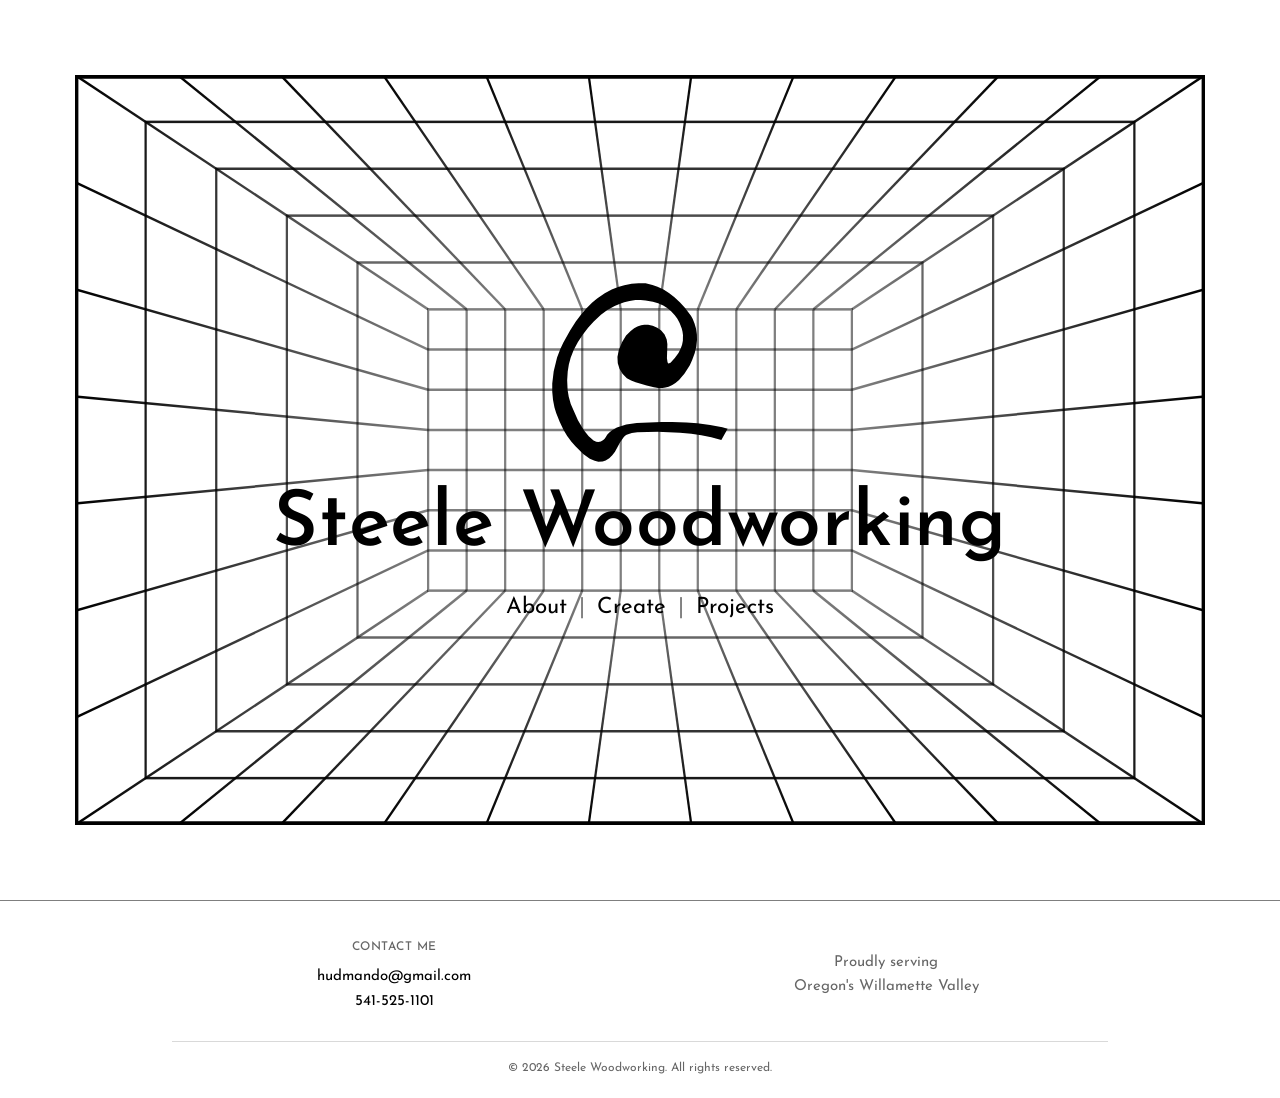
<file: index.html>
<!DOCTYPE html>
<html lang="en">
<head>
<meta charset="UTF-8">
<meta name="viewport" content="width=device-width, initial-scale=1.0">
<title>Steele Woodworking</title>
<link rel="preconnect" href="https://fonts.googleapis.com">
<link rel="preconnect" href="https://fonts.gstatic.com" crossorigin>
<link href="https://fonts.googleapis.com/css2?family=Josefin+Sans:wght@300;400;500;600;700&display=swap" rel="stylesheet">
<link rel="stylesheet" href="css/style.css">
<link rel="stylesheet" href="css/footer.css">
<link rel="stylesheet" href="css/transitions.css">
<script src="js/transitions.js"></script>
</head>
<body data-camera="center">
  <section class="hero">
    <img class="hero__grid" src="images/grid.svg" alt="">

    <img class="hero__logo" src="images/logo.svg" alt="Steele Woodworking logo">
    <h1 class="page__title hero__title">Steele Woodworking</h1>
    <nav class="page__nav" aria-label="Primary">
      <a href="about.html">About</a>
      <span aria-hidden="true">|</span>
      <a href="create.html">Create</a>
      <span aria-hidden="true">|</span>
      <a href="projects.html">Projects</a>
    </nav>
  </section>

  <footer class="page__footer">
    <div class="footer__inner">
      <div class="footer__grid">
        <div class="footer__col">
          <p class="footer__label">Contact Me</p>
          <ul class="footer__list">
            <li><a href="mailto:hudmando@gmail.com">hudmando@gmail.com</a></li>
            <li><a href="tel:5415251101">541-525-1101</a></li>
          </ul>
        </div>
        <div class="footer__col footer__col--tagline">
          <p class="footer__tagline">Proudly serving<br>Oregon's Willamette Valley</p>
        </div>
      </div>
      <div class="footer__bottom">
        <p class="footer__copyright">© 2026 Steele Woodworking. All rights reserved.</p>
      </div>
    </div>
  </footer>
</body>
</html>
</file>
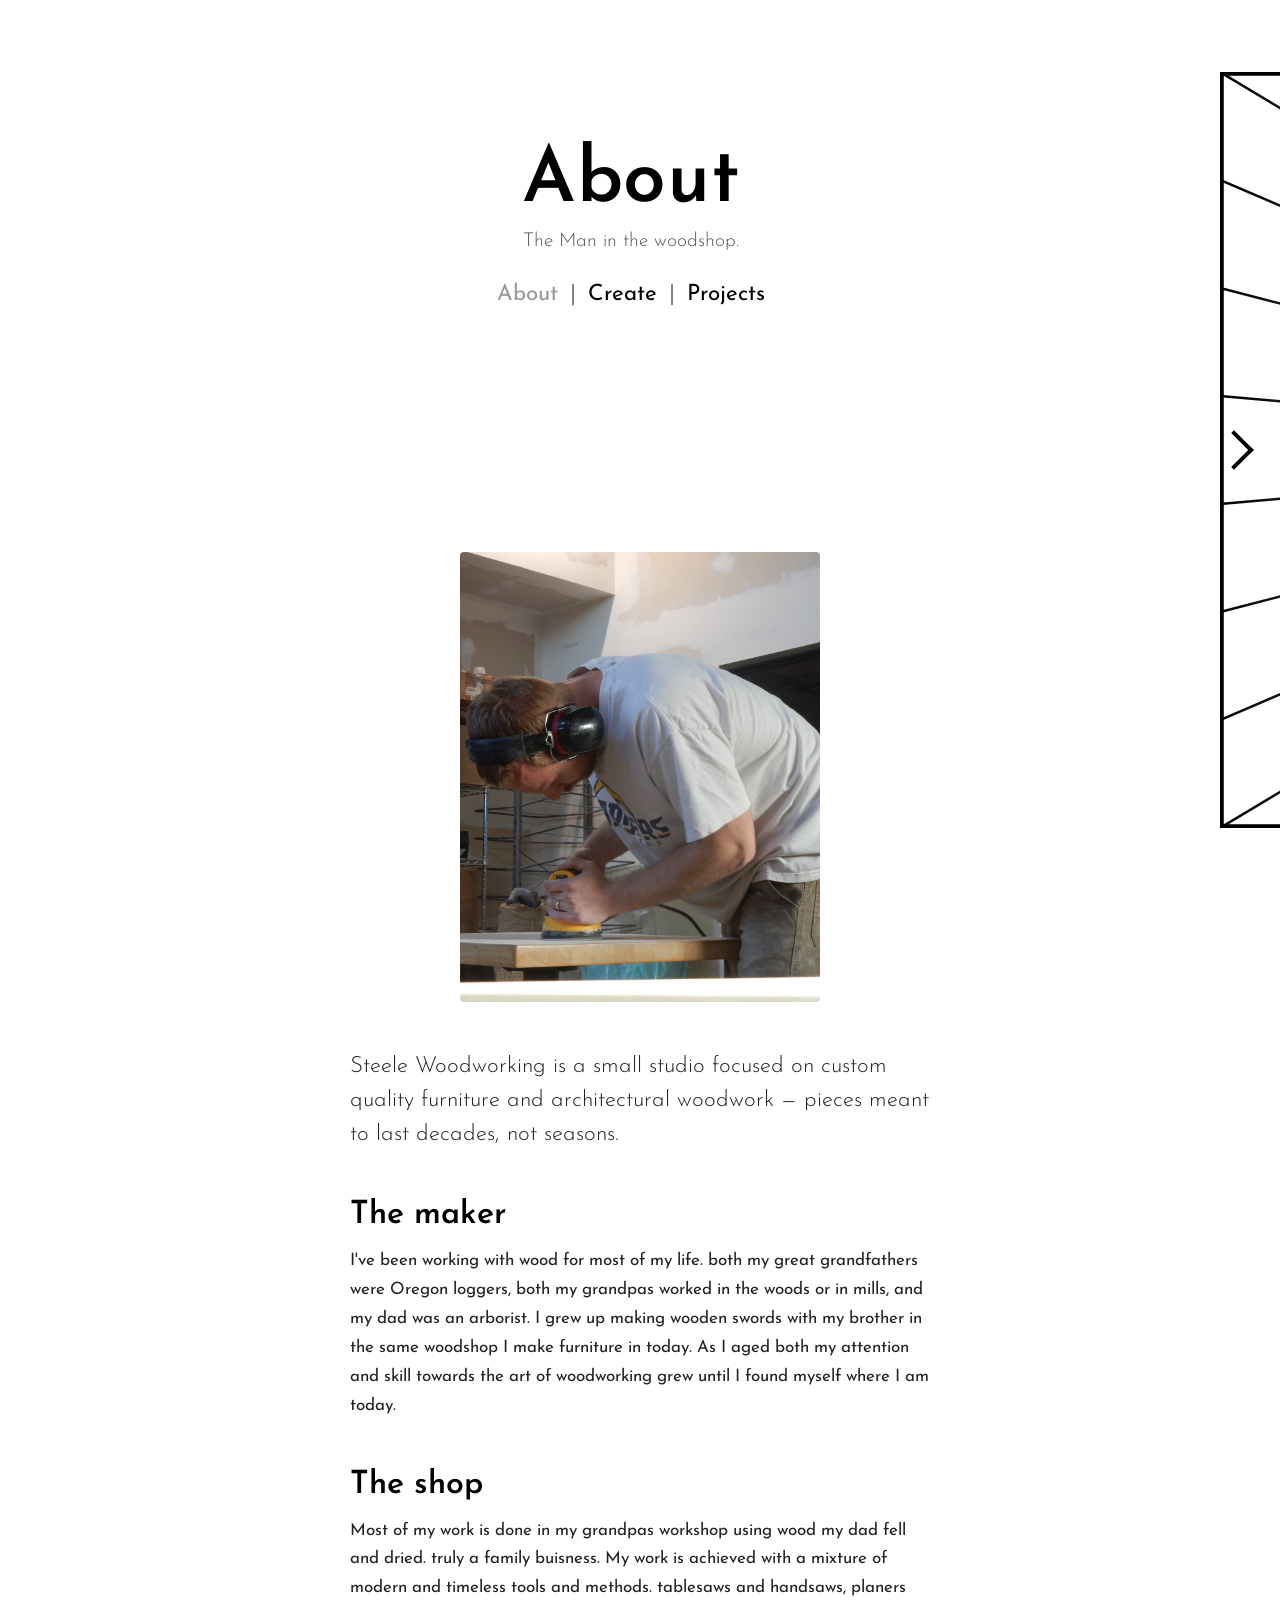
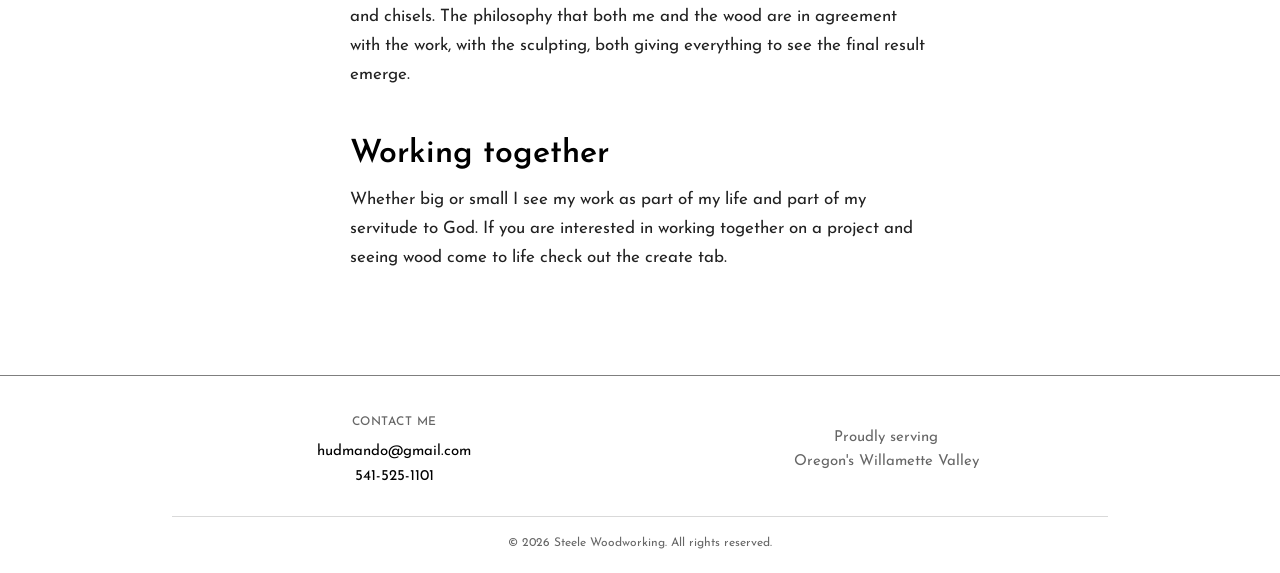
<file: about.html>
<!DOCTYPE html>
<html lang="en">
<head>
<meta charset="UTF-8">
<meta name="viewport" content="width=device-width, initial-scale=1.0">
<title>About — Steele Woodworking</title>
<link rel="preconnect" href="https://fonts.googleapis.com">
<link rel="preconnect" href="https://fonts.gstatic.com" crossorigin>
<link href="https://fonts.googleapis.com/css2?family=Josefin+Sans:wght@300;400;500;600;700&display=swap" rel="stylesheet">
<link rel="stylesheet" href="css/style.css">
<link rel="stylesheet" href="css/footer.css">
<link rel="stylesheet" href="css/transitions.css">
<script src="js/transitions.js"></script>
</head>
<body data-camera="left">

  <a class="sliver" href="index.html" aria-label="Back to home">
    <img class="sliver__grid" src="images/grid.svg" alt="">
  </a>

  <section class="hero">
    <h1 class="page__title">About</h1>
    <p class="page__tagline">The Man in the woodshop.</p>
    <nav class="page__nav" aria-label="Primary">
      <a href="about.html" aria-current="page">About</a>
      <span aria-hidden="true">|</span>
      <a href="create.html">Create</a>
      <span aria-hidden="true">|</span>
      <a href="projects.html">Projects</a>
    </nav>
  </section>

  <section class="content">
    <img class="about-portrait" src="images/about-portrait.JPG" alt="Portrait of the maker" loading="lazy" decoding="async">

    <p class="content__lede">
      Steele Woodworking is a small studio focused on custom quality furniture
      and architectural woodwork — pieces meant to last decades, not seasons.
    </p>

    <h2 class="content__heading">The maker</h2>
    <p class="content__body">
      I've been working with wood for most of my life. both my great grandfathers were Oregon loggers,
       both my grandpas worked in the woods or in mills, and my dad was an arborist.
       I grew up making wooden swords with my brother in the same woodshop I make furniture in today. 
       As I aged both my attention and skill towards the art of woodworking grew until I found myself where I am today.

    </p>
    <h2 class="content__heading">The shop</h2>
    <p class="content__body">
      Most of my work is done in my grandpas workshop using wood my dad fell and dried. truly a family buisness. 
      My work is achieved with a mixture of modern and timeless tools and methods. tablesaws and handsaws, planers and chisels.
      The philosophy that both me and the wood are in agreement with the work, with the sculpting, both giving everything 
      to see the final result emerge.
    </p>

    <h2 class="content__heading">Working together</h2>
    <p class="content__body">
      Whether big or small I see my work as part of my life and part of my servitude to God. If you are interested
      in working together on a project and seeing wood come to life check out the create tab.
    </p>
  </section>

  <footer class="page__footer">
    <div class="footer__inner">
      <div class="footer__grid">
        <div class="footer__col">
          <p class="footer__label">Contact Me</p>
          <ul class="footer__list">
            <li><a href="mailto:hudmando@gmail.com">hudmando@gmail.com</a></li>
            <li><a href="tel:5415251101">541-525-1101</a></li>
          </ul>
        </div>
        <div class="footer__col footer__col--tagline">
          <p class="footer__tagline">Proudly serving<br>Oregon's Willamette Valley</p>
        </div>
      </div>
      <div class="footer__bottom">
        <p class="footer__copyright">© 2026 Steele Woodworking. All rights reserved.</p>
      </div>
    </div>
  </footer>

</body>
</html>
</file>
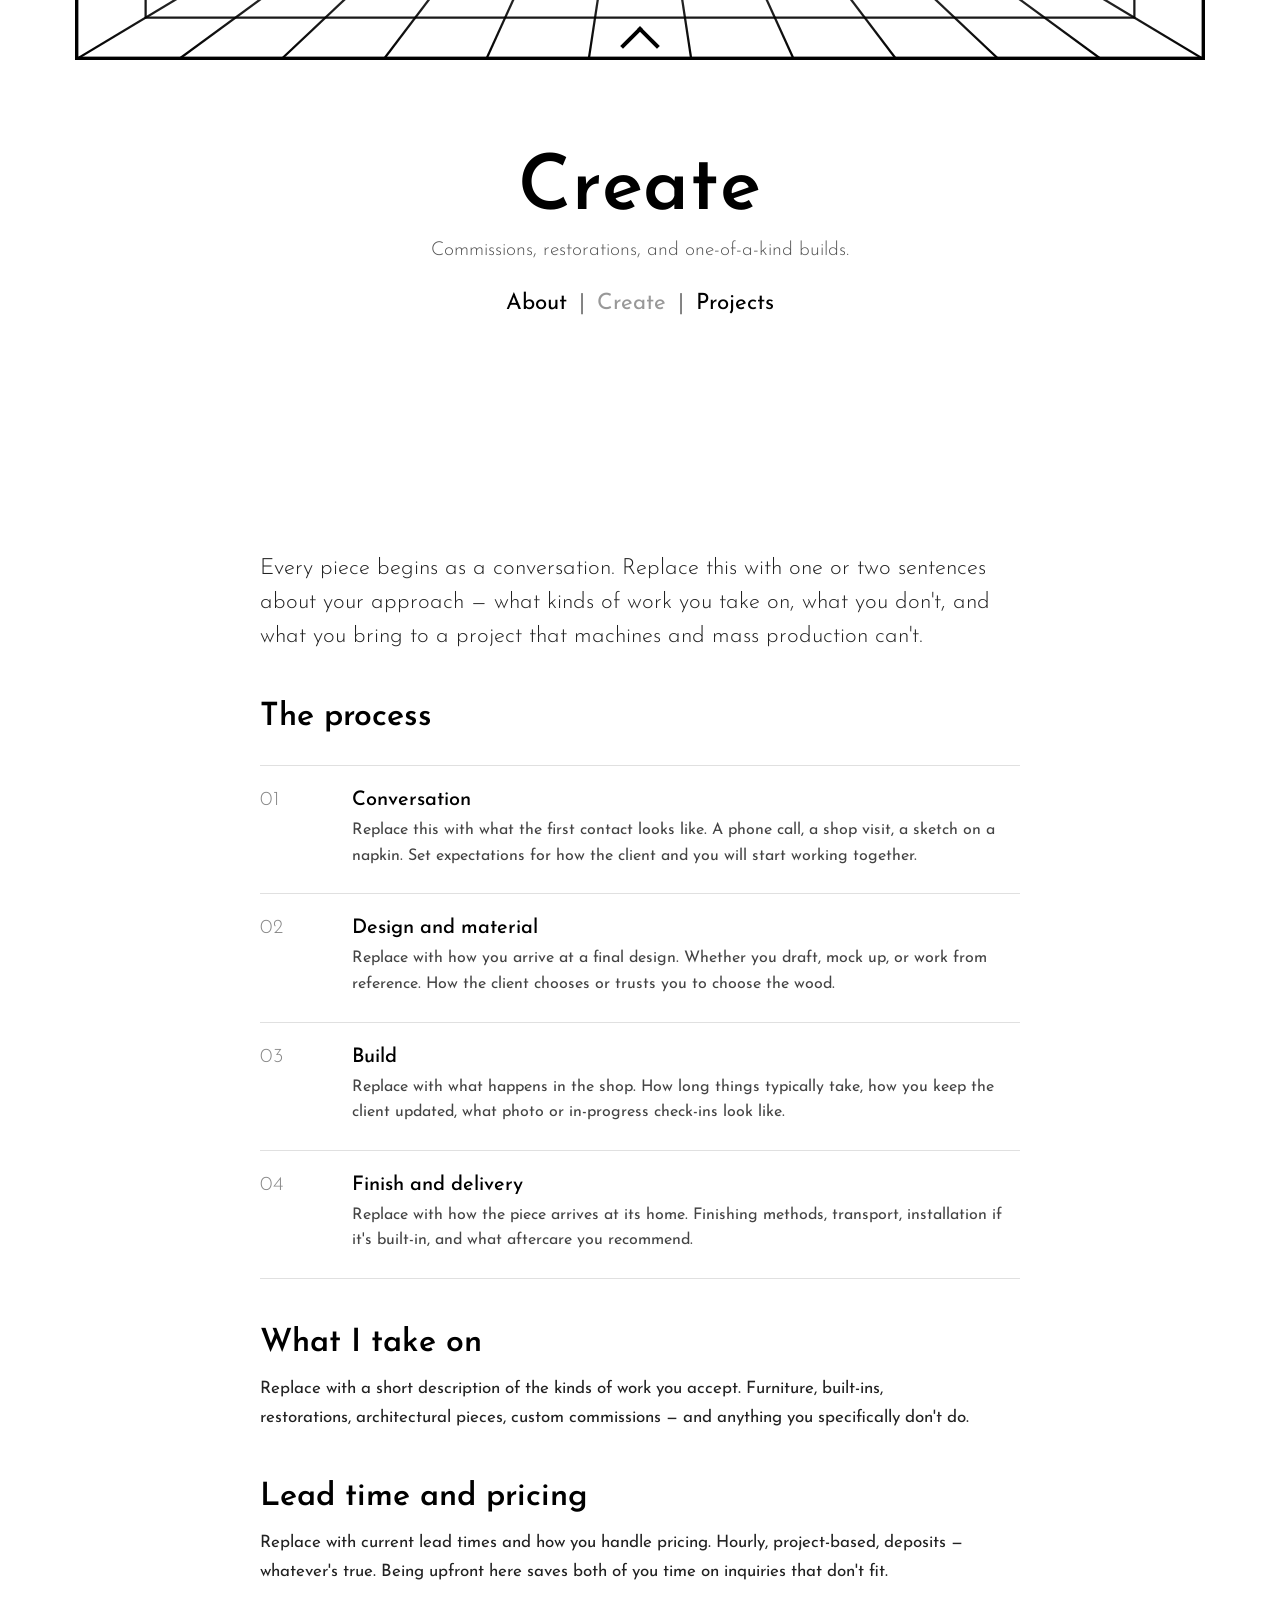
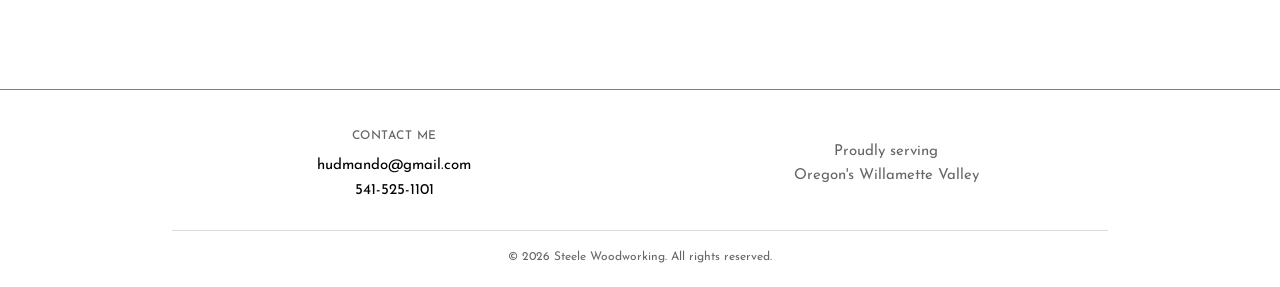
<file: create.html>
<!DOCTYPE html>
<html lang="en">
<head>
<meta charset="UTF-8">
<meta name="viewport" content="width=device-width, initial-scale=1.0">
<title>Create — Steele Woodworking</title>
<link rel="preconnect" href="https://fonts.googleapis.com">
<link rel="preconnect" href="https://fonts.gstatic.com" crossorigin>
<link href="https://fonts.googleapis.com/css2?family=Josefin+Sans:wght@300;400;500;600;700&display=swap" rel="stylesheet">
<link rel="stylesheet" href="css/style.css">
<link rel="stylesheet" href="css/footer.css">
<link rel="stylesheet" href="css/transitions.css">
<script src="js/transitions.js"></script>
</head>
<body data-camera="down">

  <a class="sliver" href="index.html" aria-label="Back to home">
    <img class="sliver__grid" src="images/grid.svg" alt="">
  </a>

  <section class="hero">
    <h1 class="page__title">Create</h1>
    <p class="page__tagline">Commissions, restorations, and one-of-a-kind builds.</p>
    <nav class="page__nav" aria-label="Primary">
      <a href="about.html">About</a>
      <span aria-hidden="true">|</span>
      <a href="create.html" aria-current="page">Create</a>
      <span aria-hidden="true">|</span>
      <a href="projects.html">Projects</a>
    </nav>
  </section>

  <section class="content">
    <p class="content__lede">
      Every piece begins as a conversation. Replace this with one or two
      sentences about your approach — what kinds of work you take on, what
      you don't, and what you bring to a project that machines and mass
      production can't.
    </p>

    <h2 class="content__heading">The process</h2>
    <ol class="process-list">
      <li>
        <div>
          <p class="process-step__title">Conversation</p>
          <p class="process-step__body">
            Replace this with what the first contact looks like. A phone call,
            a shop visit, a sketch on a napkin. Set expectations for how the
            client and you will start working together.
          </p>
        </div>
      </li>
      <li>
        <div>
          <p class="process-step__title">Design and material</p>
          <p class="process-step__body">
            Replace with how you arrive at a final design. Whether you draft,
            mock up, or work from reference. How the client chooses or trusts
            you to choose the wood.
          </p>
        </div>
      </li>
      <li>
        <div>
          <p class="process-step__title">Build</p>
          <p class="process-step__body">
            Replace with what happens in the shop. How long things typically
            take, how you keep the client updated, what photo or in-progress
            check-ins look like.
          </p>
        </div>
      </li>
      <li>
        <div>
          <p class="process-step__title">Finish and delivery</p>
          <p class="process-step__body">
            Replace with how the piece arrives at its home. Finishing methods,
            transport, installation if it's built-in, and what aftercare you
            recommend.
          </p>
        </div>
      </li>
    </ol>

    <h2 class="content__heading">What I take on</h2>
    <p class="content__body">
      Replace with a short description of the kinds of work you accept.
      Furniture, built-ins, restorations, architectural pieces, custom
      commissions — and anything you specifically don't do.
    </p>

    <h2 class="content__heading">Lead time and pricing</h2>
    <p class="content__body">
      Replace with current lead times and how you handle pricing.
      Hourly, project-based, deposits — whatever's true. Being upfront here
      saves both of you time on inquiries that don't fit.
    </p>
  </section>

  <footer class="page__footer">
    <div class="footer__inner">
      <div class="footer__grid">
        <div class="footer__col">
          <p class="footer__label">Contact Me</p>
          <ul class="footer__list">
            <li><a href="mailto:hudmando@gmail.com">hudmando@gmail.com</a></li>
            <li><a href="tel:5415251101">541-525-1101</a></li>
          </ul>
        </div>
        <div class="footer__col footer__col--tagline">
          <p class="footer__tagline">Proudly serving<br>Oregon's Willamette Valley</p>
        </div>
      </div>
      <div class="footer__bottom">
        <p class="footer__copyright">© 2026 Steele Woodworking. All rights reserved.</p>
      </div>
    </div>
  </footer>

</body>
</html>
</file>
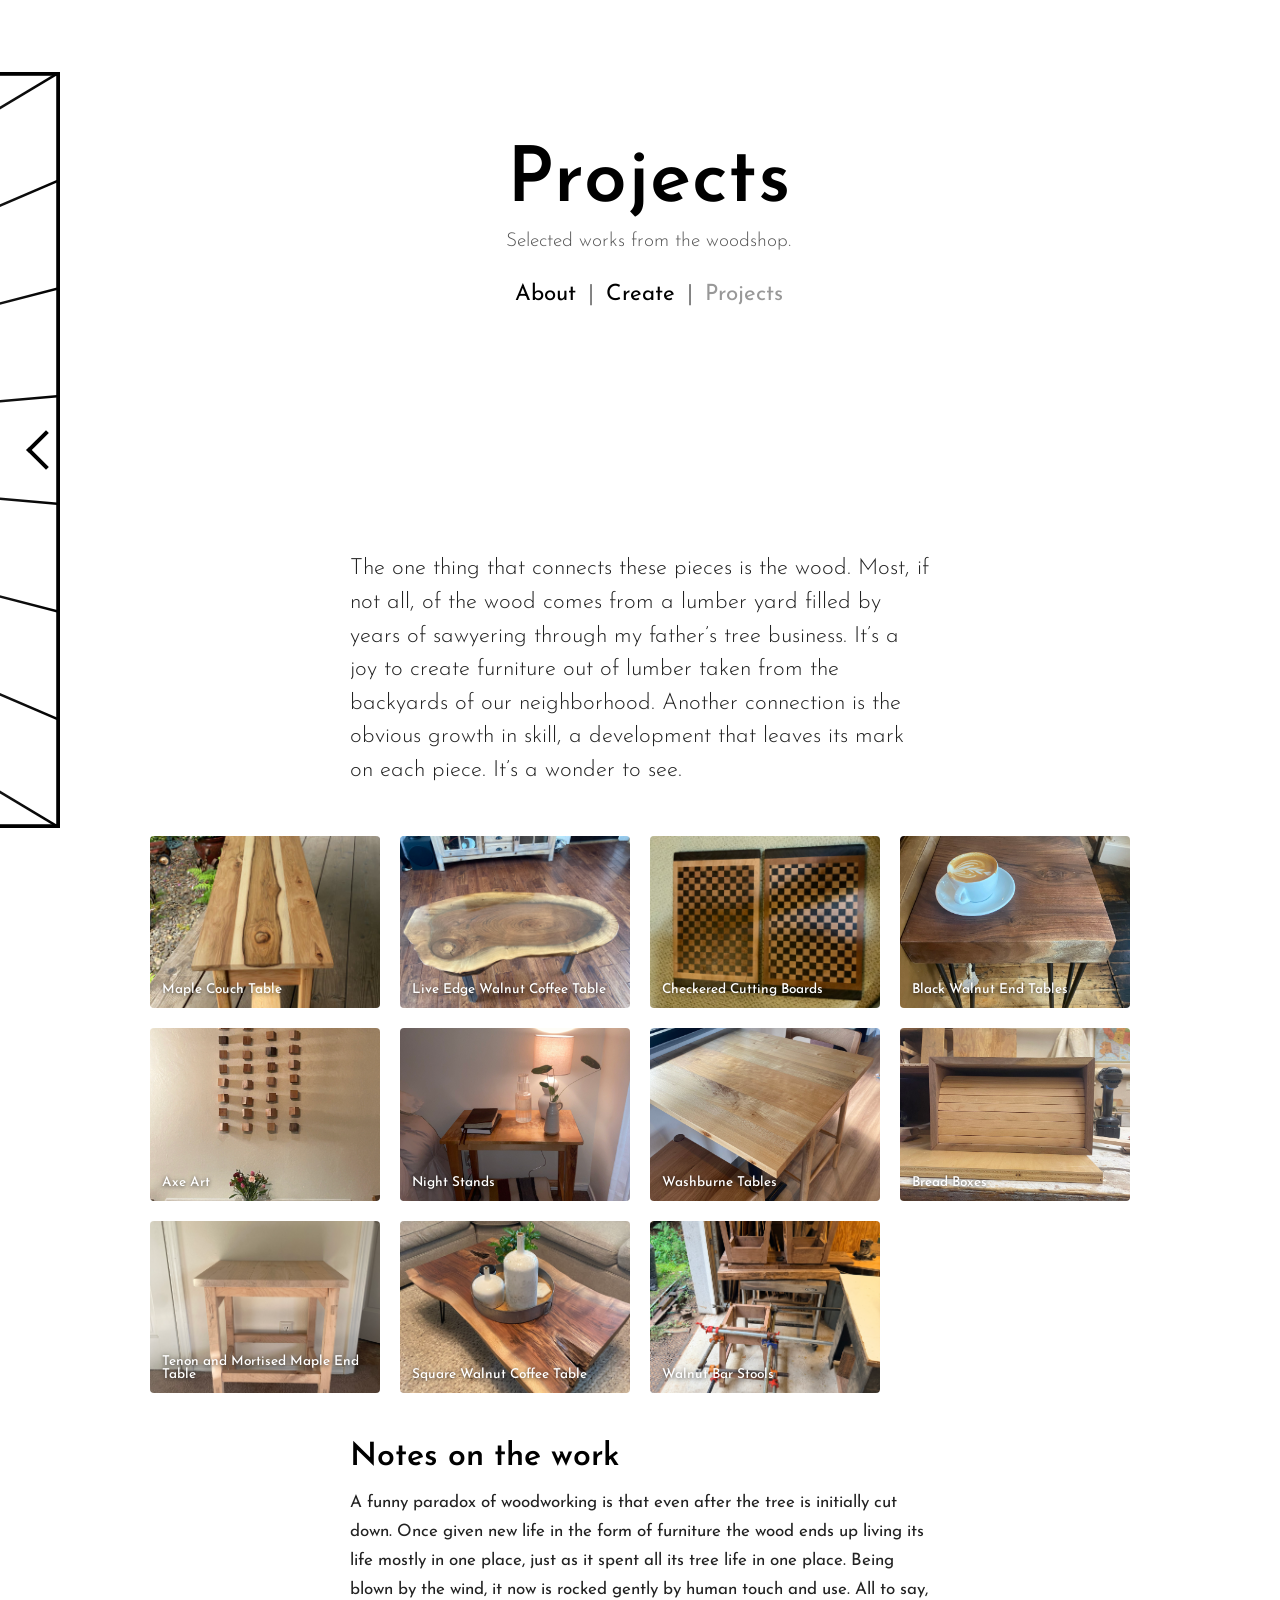
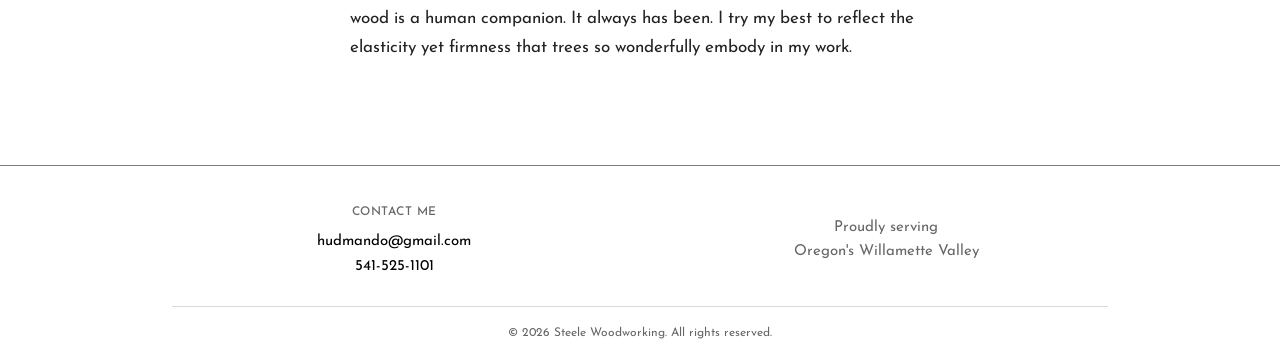
<file: projects.html>
<!DOCTYPE html>
<html lang="en">
<head>
<meta charset="UTF-8">
<meta name="viewport" content="width=device-width, initial-scale=1.0">
<title>Projects — Steele Woodworking</title>
<link rel="preconnect" href="https://fonts.googleapis.com">
<link rel="preconnect" href="https://fonts.gstatic.com" crossorigin>
<link href="https://fonts.googleapis.com/css2?family=Josefin+Sans:wght@300;400;500;600;700&display=swap" rel="stylesheet">
<link rel="stylesheet" href="css/style.css">
<link rel="stylesheet" href="css/footer.css">
<link rel="stylesheet" href="css/transitions.css">
<script src="js/transitions.js"></script>
</head>
<body data-camera="right">

  <a class="sliver" href="index.html" aria-label="Back to home">
    <img class="sliver__grid" src="images/grid.svg" alt="">
  </a>

  <section class="hero">
    <h1 class="page__title">Projects</h1>
    <p class="page__tagline">Selected works from the woodshop.</p>
    <nav class="page__nav" aria-label="Primary">
      <a href="about.html">About</a>
      <span aria-hidden="true">|</span>
      <a href="create.html">Create</a>
      <span aria-hidden="true">|</span>
      <a href="projects.html" aria-current="page">Projects</a>
    </nav>
  </section>

  <section class="content">
    <p class="content__lede">
      The one thing that connects these pieces is the wood. Most, if not all, of the wood comes from a lumber yard filled by years of sawyering through my father&rsquo;s tree business. It&rsquo;s a joy to create furniture out of lumber taken from the backyards of our neighborhood. Another connection is the obvious growth in skill, a development that leaves its mark on each piece. It&rsquo;s a wonder to see.
    </p>

    <div class="projects-grid" id="projectsGrid"></div>

    <h2 class="content__heading">Notes on the work</h2>
    <p class="content__body">
      A funny paradox of woodworking is that even after the tree is initially cut down. Once given new life in the form of furniture the wood ends up living its life mostly in one place, just as it spent all its tree life in one place. Being blown by the wind, it now is rocked gently by human touch and use. All to say, wood is a human companion. It always has been. I try my best to reflect the elasticity yet firmness that trees so wonderfully embody in my work.
    </p>
  </section>

  <!-- Project detail panel -->
  <div class="project-panel" id="projectPanel" role="dialog" aria-modal="true" aria-labelledby="panelTitle" aria-hidden="true">
    <div class="project-panel__header">
      <h2 class="project-panel__title" id="panelTitle"></h2>
      <button class="project-panel__close" id="panelClose" aria-label="Close">
        <span></span><span></span>
      </button>
    </div>
    <div class="project-panel__photo-wrap">
      <button class="project-panel__nav project-panel__nav--prev" id="panelPrev" aria-label="Previous photo">
        <span></span>
      </button>
      <div class="project-panel__photos" id="panelPhotos"></div>
      <button class="project-panel__nav project-panel__nav--next" id="panelNext" aria-label="Next photo">
        <span></span>
      </button>
    </div>
    <p class="project-panel__desc" id="panelDesc"></p>
  </div>
  <div class="project-panel__backdrop" id="panelBackdrop"></div>

  <footer class="page__footer">
    <div class="footer__inner">
      <div class="footer__grid">
        <div class="footer__col">
          <p class="footer__label">Contact Me</p>
          <ul class="footer__list">
            <li><a href="mailto:hudmando@gmail.com">hudmando@gmail.com</a></li>
            <li><a href="tel:5415251101">541-525-1101</a></li>
          </ul>
        </div>
        <div class="footer__col footer__col--tagline">
          <p class="footer__tagline">Proudly serving<br>Oregon's Willamette Valley</p>
        </div>
      </div>
      <div class="footer__bottom">
        <p class="footer__copyright">© 2026 Steele Woodworking. All rights reserved.</p>
      </div>
    </div>
  </footer>

  <script src="js/projects-data.js"></script>
  <script src="js/projects.js"></script>
</body>
</html>
</file>
<file: css/style.css>
/* =========================================================================
   Steele Woodworking — shared stylesheet
   ---------------------------------------------------------------------------
   Camera system:
     Each page declares its camera position via <body data-camera="...">
     Possible values: "center" (Home), "left", "right", "up", "down"
     A page with camera="left" means the camera moved left, so the box that
     used to be in front of you is now to your RIGHT — hence right-edge sliver.

     To re-arrange pages later, change only the data-camera value in that
     page's HTML. CSS picks up the rest automatically.
   ========================================================================= */

/* ---------- Design tokens ----------------------------------------------
   Every shared dimension and colour is defined once here; the mobile block
   at the bottom re-declares the few that shrink on small screens. */
:root {
  --ink:        #000;
  --ink-body:   #222;
  --ink-muted:  #555;
  --paper:      #fff;

  --sliver:          60px;                    /* sliver thickness */
  --sliver-gap:      30px;                    /* breathing room past the sliver */
  --hero-sliver-pad: 120px;                   /* hero padding on the sliver edge */
  --gutter:          clamp(24px, 5vw, 60px);  /* content side padding */
  --grid-inset:      75px;                    /* Home grid inset from the viewport */
  --sliver-inset-v:  clamp(0px, 8vh, 75px);   /* left/right sliver grid inset */
  --sliver-inset-h:  clamp(0px, 8vw, 75px);   /* top/bottom sliver grid inset */
  --grid-ratio:      calc(5 / 3);             /* grid.svg viewBox 1000 x 600 */
  --projects-max:    1100px;                  /* widest the projects grid gets */

  /* side padding that keeps content clear of a left/right sliver */
  --sliver-clearance: calc(var(--gutter) + var(--sliver) + var(--sliver-gap));
}

/* ---------- Reset & base ------------------------------------------------- */
* { margin: 0; padding: 0; box-sizing: border-box; }
html, body { height: 100%; }

body {
  font-family: 'Josefin Sans', sans-serif;
  background: var(--paper);
  color: var(--ink);
  -webkit-font-smoothing: antialiased;
  -moz-osx-font-smoothing: grayscale;
  min-height: 100vh;
  display: flex;
  flex-direction: column;
}

/* ---------- Shared typography ------------------------------------------- */
.page__title {
  font-weight: 600;
  font-size: clamp(2.5rem, 6vw, 5rem);
  letter-spacing: 0.01em;
  line-height: 1;
  color: var(--ink);
}

.page__tagline {
  font-weight: 300;
  font-size: clamp(1rem, 1.5vw, 1.25rem);
  color: var(--ink-muted);
  margin-top: 0.75rem;
}

.page__nav {
  font-weight: 400;
  font-size: clamp(1.1rem, 1.75vw, 1.5rem);
  color: var(--ink);
  display: flex;
  align-items: center;
  gap: 0.75rem;
  margin-top: 2rem;
}

.page__nav a {
  color: inherit;
  text-decoration: none;
  transition: opacity 0.2s ease;
}

.page__nav a:hover { opacity: 0.55; }
.page__nav a[aria-current="page"] { opacity: 0.4; pointer-events: none; }
.page__nav span { opacity: 0.5; }

/* =========================================================================
   HERO — full-bleed perspective container
   The grid box, page title, and any sliver all live inside this element.
   ========================================================================= */
.hero {
  position: relative;
  min-height: 100vh;
  width: 100%;
  display: flex;
  flex-direction: column;
  align-items: center;
  justify-content: center;
  padding: clamp(60px, 8vw, 120px);
  text-align: center;
}

/* ---------- Centered grid (Home only) ----------------------------------- */
.hero__grid {
  position: absolute;
  top: var(--grid-inset);
  left: var(--grid-inset);
  width: calc(100% - 2 * var(--grid-inset));
  height: calc(100% - 2 * var(--grid-inset));
  pointer-events: none;
  z-index: 0;
}

.hero__logo {
  position: relative;
  z-index: 1;
  width: clamp(120px, 14vw, 200px);
  height: auto;
  margin-bottom: 1.5rem;
  user-select: none;
}

/* When the page title is the focal element (inner pages) — relative + above slivers */
.hero__title {
  position: relative;
  z-index: 1;
}

/* =========================================================================
   SLIVER — a peek at the edge of the Home box, on the side Home lies in.
   Always clickable, always returns to Home. Position depends on data-camera;
   its transition name is set per edge in css/transitions.css.
   ========================================================================= */
.sliver {
  position: fixed;
  background: var(--paper);
  z-index: 5;
  cursor: pointer;
  display: block;
  text-decoration: none;
  overflow: hidden;
  /* Sliver is announced by aria-label, but visually quiet. */
}

.sliver:hover .sliver__grid { opacity: 0.7; }

/* ----- Camera moved LEFT (About): box is to our right → right-edge sliver */
[data-camera="left"] .sliver {
  top: 0;
  right: 0;
  width: var(--sliver);
  height: 100vh;
}

/* ----- Camera moved RIGHT (Projects): box is to our left → left-edge sliver */
[data-camera="right"] .sliver {
  top: 0;
  left: 0;
  width: var(--sliver);
  height: 100vh;
}

/* ----- Camera moved DOWN (Create): box is above us → top-edge sliver */
[data-camera="down"] .sliver {
  top: 0;
  left: 0;
  width: 100%;
  height: var(--sliver);
}

/* ----- Camera moved UP (reserved for future top-page): box is below us → bottom-edge sliver */
[data-camera="up"] .sliver {
  bottom: 0;
  left: 0;
  width: 100%;
  height: var(--sliver);
}

/* Sliver grid — images/grid.svg at Home's size, cropped by the sliver box
   so only the relevant edge shows */
.sliver__grid {
  position: absolute;
  pointer-events: none;
  display: block;
}

[data-camera="left"]  .sliver__grid,
[data-camera="right"] .sliver__grid {
  top: var(--sliver-inset-v);
  height: calc(100vh - 2 * var(--sliver-inset-v));
  width: calc((100vh - 2 * var(--sliver-inset-v)) * var(--grid-ratio));
}
[data-camera="right"] .sliver__grid { right: 0; }
[data-camera="left"]  .sliver__grid { left: 0; }

[data-camera="down"] .sliver__grid,
[data-camera="up"]   .sliver__grid {
  left: var(--sliver-inset-h);
  width: calc(100vw - 2 * var(--sliver-inset-h));
  height: calc((100vw - 2 * var(--sliver-inset-h)) / var(--grid-ratio));
}
[data-camera="down"] .sliver__grid { bottom: 0; }
[data-camera="up"]   .sliver__grid { top: 0; }

/* Return arrow — sits inside sliver near inner edge, slides to center on hover */
.sliver::after {
  content: '';
  position: absolute;
  z-index: 10;
  pointer-events: none;
  width: 24px;
  height: 24px;
  opacity: 1;
  transition: opacity 0.25s ease, transform 0.25s ease;
  top: 50%;
  left: 50%;
}

/* Projects (←): rests near right edge of left sliver */
[data-camera="right"] .sliver::after {
  border-top: 4px solid var(--ink);
  border-left: 4px solid var(--ink);
  transform: translate(calc(-50% + 16px), -50%) rotate(-45deg);
}
[data-camera="right"] .sliver:hover::after {
  opacity: 0.55;
  transform: translate(-50%, -50%) rotate(-45deg);
}

/* About (→): rests near left edge of right sliver */
[data-camera="left"] .sliver::after {
  border-top: 4px solid var(--ink);
  border-right: 4px solid var(--ink);
  transform: translate(calc(-50% - 16px), -50%) rotate(45deg);
}
[data-camera="left"] .sliver:hover::after {
  opacity: 0.55;
  transform: translate(-50%, -50%) rotate(45deg);
}

/* Create (↑): rests near bottom edge of top sliver */
[data-camera="down"] .sliver::after {
  border-top: 4px solid var(--ink);
  border-left: 4px solid var(--ink);
  transform: translate(-50%, calc(-50% + 16px)) rotate(45deg);
}
[data-camera="down"] .sliver:hover::after {
  opacity: 0.55;
  transform: translate(-50%, -50%) rotate(45deg);
}

/* Center page (Home) has no sliver */
[data-camera="center"] .sliver { display: none; }


/* =========================================================================
   PAGE LAYOUT — non-home pages
   The hero pushes content away from the sliver edge so nothing crowds it.
   ========================================================================= */
[data-camera="left"] .hero,
[data-camera="right"] .hero,
[data-camera="down"] .hero,
[data-camera="up"] .hero {
  align-items: center;
  justify-content: center;
  min-height: 50vh;
}

/* nudge content away from the sliver so visuals breathe */
[data-camera="left"]  .hero { padding-right:  var(--hero-sliver-pad); }
[data-camera="right"] .hero { padding-left:   var(--hero-sliver-pad); }
[data-camera="down"]  .hero { padding-top:    var(--hero-sliver-pad); }
[data-camera="up"]    .hero { padding-bottom: var(--hero-sliver-pad); }

/* =========================================================================
   CONTENT SECTIONS — what sits below the hero on inner pages
   ========================================================================= */
.content {
  width: 100%;
  max-width: 880px;
  margin: 0 auto;
  padding: clamp(60px, 8vw, 120px) var(--gutter);
}

.content__lede {
  font-size: clamp(1.25rem, 1.75vw, 1.5rem);
  font-weight: 300;
  line-height: 1.5;
  color: var(--ink-body);
  margin-bottom: 3rem;
  max-width: 60ch;
}

.content__heading {
  font-weight: 600;
  font-size: clamp(1.5rem, 2.5vw, 2rem);
  margin: 3rem 0 1rem;
  color: var(--ink);
}

.content__body {
  font-weight: 400;
  font-size: 1.0625rem;
  line-height: 1.7;
  color: var(--ink-body);
  max-width: 65ch;
}

.content__body + .content__body { margin-top: 1.25rem; }

/* keep content clear of a left/right sliver */
[data-camera="left"]  .content { padding-right: var(--sliver-clearance); }
[data-camera="right"] .content { padding-left:  var(--sliver-clearance); }

/* mirror the clearance on the opposite side so content looks centred on desktop */
@media (min-width: 641px) {
  [data-camera="left"]  .content { padding-left:  var(--sliver-clearance); }
  [data-camera="right"] .content { padding-right: var(--sliver-clearance); }
}

/* =========================================================================
   PROJECTS GRID
   ========================================================================= */
.projects-grid {
  display: grid;
  grid-template-columns: repeat(4, 1fr);
  gap: 1.25rem;
  width: 100%;
  margin-top: 2rem;
}

/* desktop: grid breaks out of the text column and stretches with the
   window, stopping short of the sliver; text column keeps its width */
@media (min-width: 641px) {
  .projects-grid {
    --grid-w: min(var(--projects-max), calc(100vw - 2 * var(--sliver-clearance)));
    width: var(--grid-w);
    margin-left: calc((100% - var(--grid-w)) / 2);
  }
}

.project-tile {
  aspect-ratio: 4 / 3;
  border-radius: 4px;
  display: flex;
  align-items: flex-end;
  justify-content: flex-start;
  padding: 0.75rem;
  font-weight: 500;
  font-size: 0.85rem;
  color: #fff;
  text-shadow: 0 1px 4px rgba(0, 0, 0, 0.7);
  transition: transform 0.2s ease;
  background-color: #d8c3a5;
  background-size: cover;
  background-position: center;
}

.project-tile:hover { transform: translateY(-2px); }

/* tiles are <button>s (rendered by js/projects.js); strip native styling */
button.project-tile {
  -webkit-appearance: none;
  appearance: none;
  border: none;
  cursor: pointer;
  text-align: left;
  font-family: inherit;
}

/* =========================================================================
   PROJECT PANEL — vertical right-side sheet revealing project detail
   ========================================================================= */
.project-panel {
  position: fixed;
  top: 0;
  right: 0;
  bottom: 0;
  width: 50vw;
  background: var(--paper);
  z-index: 21;
  transform: translateX(100%);
  transition: transform 0.35s cubic-bezier(0.4, 0, 0.2, 1);
  overflow-y: auto;
  display: flex;
  flex-direction: column;
  border-left: 2px solid var(--ink);
}

.project-panel.is-open { transform: translateX(0); }

.project-panel__backdrop {
  position: fixed;
  inset: 0;
  z-index: 20;
  pointer-events: none;
}

.project-panel__backdrop.is-open {
  pointer-events: auto;
}

.project-panel__header {
  position: sticky;
  top: 0;
  background: var(--paper);
  display: flex;
  align-items: center;
  justify-content: space-between;
  padding: 1.25rem clamp(20px, 4vw, 48px);
  border-bottom: 1px solid rgba(0, 0, 0, 0.08);
  z-index: 2;
  flex-shrink: 0;
}

.project-panel__title {
  font-weight: 600;
  font-size: clamp(1.1rem, 1.75vw, 1.5rem);
  color: var(--ink);
  margin: 0;
}

.project-panel__close {
  position: relative;
  width: 28px;
  height: 28px;
  background: none;
  border: none;
  cursor: pointer;
  padding: 0;
  flex-shrink: 0;
  margin-left: 1rem;
}

.project-panel__close span {
  position: absolute;
  width: 100%;
  height: 2px;
  background: var(--ink);
  top: 50%;
  left: 0;
  margin-top: -1px;
  transition: opacity 0.2s ease;
}

.project-panel__close span:first-child { transform: rotate(45deg); }
.project-panel__close span:last-child  { transform: rotate(-45deg); }
.project-panel__close:hover span { opacity: 0.4; }

/* Photo strip with side nav arrows */
.project-panel__photo-wrap {
  position: relative;
  flex-shrink: 0;
}

.project-panel__photos {
  display: flex;
  overflow-x: auto;
  scroll-snap-type: x mandatory;
  -webkit-overflow-scrolling: touch;
  scrollbar-width: none;
}

.project-panel__photos::-webkit-scrollbar { display: none; }

.project-panel__photo {
  flex: 0 0 100%;
  scroll-snap-align: start;
  aspect-ratio: 4 / 3;
}

.project-panel__photo img {
  width: 100%;
  height: 100%;
  object-fit: cover;
  display: block;
}


/* Prev / next — full-height tap zones with arrow centered inside */
.project-panel__nav {
  position: absolute;
  top: 0;
  bottom: 0;
  width: 7%;
  background: transparent;
  border: none;
  cursor: pointer;
  padding: 0;
  z-index: 1;
  display: flex;
  align-items: center;
  justify-content: center;
  transition: background 0.2s ease;
}

.project-panel__nav:hover { background: rgba(0, 0, 0, 0.10); }
.project-panel__nav--prev { left: 0; }
.project-panel__nav--next { right: 0; }

.project-panel__nav span {
  display: block;
  width: 11px;
  height: 11px;
  opacity: 0.35;
  transition: opacity 0.2s ease;
}

.project-panel__nav:hover span { opacity: 1; }

.project-panel__nav--prev span {
  border-left: 2px solid var(--ink);
  border-top: 2px solid var(--ink);
  transform: rotate(-45deg) translate(2px, 0);
}

.project-panel__nav--next span {
  border-right: 2px solid var(--ink);
  border-top: 2px solid var(--ink);
  transform: rotate(45deg) translate(-2px, 0);
}

.project-panel__desc {
  font-weight: 400;
  font-size: 1rem;
  line-height: 1.7;
  color: var(--ink-body);
  padding: 1.75rem clamp(20px, 4vw, 48px) 3rem;
  margin: 0;
}

/* =========================================================================
   ABOUT — portrait/intro layout
   ========================================================================= */
.about-portrait {
  display: block;
  width: 100%;
  max-width: 360px;
  aspect-ratio: 4 / 5;
  object-fit: cover;
  background: #d6cfc4;
  border-radius: 4px;
  margin: 0 auto 3rem;
}

/* =========================================================================
   CREATE — process/services list
   ========================================================================= */
.process-list {
  list-style: none;
  counter-reset: step;
  margin-top: 2rem;
}

.process-list li {
  counter-increment: step;
  padding: 1.5rem 0;
  border-top: 1px solid rgba(0, 0, 0, 0.12);
  display: grid;
  grid-template-columns: 60px 1fr;
  gap: 2rem;
  align-items: baseline;
}

.process-list li::before {
  content: counter(step, decimal-leading-zero);
  font-weight: 300;
  font-size: 1.25rem;
  color: #888;
  letter-spacing: 0.05em;
}

.process-list li:last-child { border-bottom: 1px solid rgba(0, 0, 0, 0.12); }

.process-step__title {
  font-weight: 500;
  font-size: 1.25rem;
  margin-bottom: 0.5rem;
  color: var(--ink);
}

.process-step__body {
  font-weight: 400;
  font-size: 1rem;
  line-height: 1.6;
  color: #444;
}

/* =========================================================================
   MOBILE — slimmer sliver, two-column grid, smaller hero padding
   ========================================================================= */
@media (max-width: 640px) {

  /* Slimmer sliver and tighter clearances; every rule built on these
     tokens (sliver, hero padding, content clearance) follows automatically */
  :root {
    --sliver:          40px;
    --sliver-gap:      10px;
    --hero-sliver-pad: 70px;
  }

  .hero { padding: clamp(40px, 8vw, 80px) clamp(24px, 6vw, 40px); }

  /* the shorthand above resets every side, so re-apply the sliver edge */
  [data-camera="left"]  .hero { padding-right:  var(--hero-sliver-pad); }
  [data-camera="right"] .hero { padding-left:   var(--hero-sliver-pad); }
  [data-camera="down"]  .hero { padding-top:    var(--hero-sliver-pad); }
  [data-camera="up"]    .hero { padding-bottom: var(--hero-sliver-pad); }

  /* Center content sections on inner pages */
  .content { text-align: center; }

  .content__lede,
  .content__body { margin-left: auto; margin-right: auto; }

  /* Two-column projects grid on mobile */
  .projects-grid { grid-template-columns: repeat(2, 1fr); }

  /* Full-screen panel on mobile */
  .project-panel { width: 100vw; }

  /* Process list — number on its own line */
  .process-list li {
    grid-template-columns: 1fr;
    gap: 0.5rem;
  }
}
</file>
<file: css/footer.css>
/* ==========================================================================
   Footer — colour tokens (--ink, --paper) come from css/style.css
   ========================================================================== */

.page__footer {
  width: 100%;
  font-family: 'Josefin Sans', sans-serif;
  border-top: 1px solid rgba(0, 0, 0, 0.5);
  background: var(--paper);
  margin-top: auto;
}

.footer__inner {
  max-width: 1000px;
  margin: 0 auto;
  padding: 40px 32px 24px;
}

.footer__grid {
  display: grid;
  grid-template-columns: 1fr 1fr;
  gap: 48px;
  margin-bottom: 32px;
}

.footer__col {
  display: flex;
  flex-direction: column;
  align-items: center;
  text-align: center;
}

.footer__col--tagline {
  justify-content: center;
}

.footer__label {
  font-size: 12px;
  font-weight: 500;
  text-transform: uppercase;
  letter-spacing: 0.5px;
  color: rgba(0, 0, 0, 0.6);
  margin: 0 0 16px 0;
}

.footer__list {
  list-style: none;
  margin: 0;
  padding: 0;
  display: flex;
  flex-direction: column;
  gap: 10px;
}

.footer__list li {
  font-size: 15px;
}

.footer__list a {
  color: var(--ink);
  text-decoration: none;
  transition: opacity 0.2s ease;
}

.footer__list a:hover {
  opacity: 0.6;
}

.footer__tagline {
  font-size: 15px;
  line-height: 1.6;
  color: rgba(0, 0, 0, 0.6);
  margin: 0;
}

.footer__bottom {
  border-top: 1px solid rgba(0, 0, 0, 0.15);
  padding-top: 20px;
  text-align: center;
}

.footer__copyright {
  font-size: 12px;
  color: rgba(0, 0, 0, 0.6);
  margin: 0;
}

/* Mobile */
@media (max-width: 640px) {
  .footer__grid {
    grid-template-columns: 1fr;
    gap: 32px;
  }

  .footer__inner {
    padding: 32px 24px 20px;
    text-align: center;
  }
}
</file>
<file: css/transitions.css>
/* =========================================================================
   Page transitions — cross-document View Transitions
   Keyframe values (direction + angle) are written by js/transitions.js on
   arrival, so diagonal routes slide at the true angle between pages.
   ========================================================================= */

:root {
  --vt-slide:        750ms;                          /* page slide */
  --vt-ease:         cubic-bezier(0.65, 0, 0.2, 1);
  --vt-sliver-out:   180ms;                          /* old sliver fade */
  --vt-sliver-in:    500ms;                          /* new sliver slide */
  --vt-sliver-delay: 400ms;                          /* wait for page to settle */
}

@view-transition {
  navigation: auto;
}

@media (prefers-reduced-motion: reduce) {
  @view-transition { navigation: none; }
}

/* Cancel the browser's default cross-fade */
::view-transition-old(root),
::view-transition-new(root) {
  animation: none;
  mix-blend-mode: normal;
}

/* vt-exit / vt-enter / vt-sliver-enter keyframes are written inline by JS
   with the exact translate values for the current navigation direction */
html.vt-active::view-transition-old(root) {
  animation: vt-exit  var(--vt-slide) var(--vt-ease) both;
}
html.vt-active::view-transition-new(root) {
  animation: vt-enter var(--vt-slide) var(--vt-ease) both;
}

/* Sliver is captured independently so it can enter from its own edge.
   Each edge gets its own name: every page sits on a different edge, so a
   shared name would pair the departing and arriving slivers and the
   browser's default group animation would morph one edge strip into the
   other (e.g. Projects' left strip stretching into Create's top strip).
   Distinct names keep the old sliver exit-only and the new one enter-only. */
[data-camera="left"]  .sliver { view-transition-name: sliver-left; }
[data-camera="right"] .sliver { view-transition-name: sliver-right; }
[data-camera="down"]  .sliver { view-transition-name: sliver-down; }
[data-camera="up"]    .sliver { view-transition-name: sliver-up; }

::view-transition-old(sliver-left),  ::view-transition-new(sliver-left),
::view-transition-old(sliver-right), ::view-transition-new(sliver-right),
::view-transition-old(sliver-down),  ::view-transition-new(sliver-down),
::view-transition-old(sliver-up),    ::view-transition-new(sliver-up) {
  animation: none;
  mix-blend-mode: normal;
}

@keyframes vt-sliver-exit { to { opacity: 0; } }

/* Sliver fades out quickly before the page slides away */
html.vt-active::view-transition-old(sliver-left),
html.vt-active::view-transition-old(sliver-right),
html.vt-active::view-transition-old(sliver-down),
html.vt-active::view-transition-old(sliver-up) {
  animation: vt-sliver-exit var(--vt-sliver-out) ease both;
}

/* Sliver enters from its edge after the main page has settled */
html.vt-active::view-transition-new(sliver-left),
html.vt-active::view-transition-new(sliver-right),
html.vt-active::view-transition-new(sliver-down),
html.vt-active::view-transition-new(sliver-up) {
  animation: vt-sliver-enter var(--vt-sliver-in) var(--vt-ease) var(--vt-sliver-delay) both;
}
</file>
